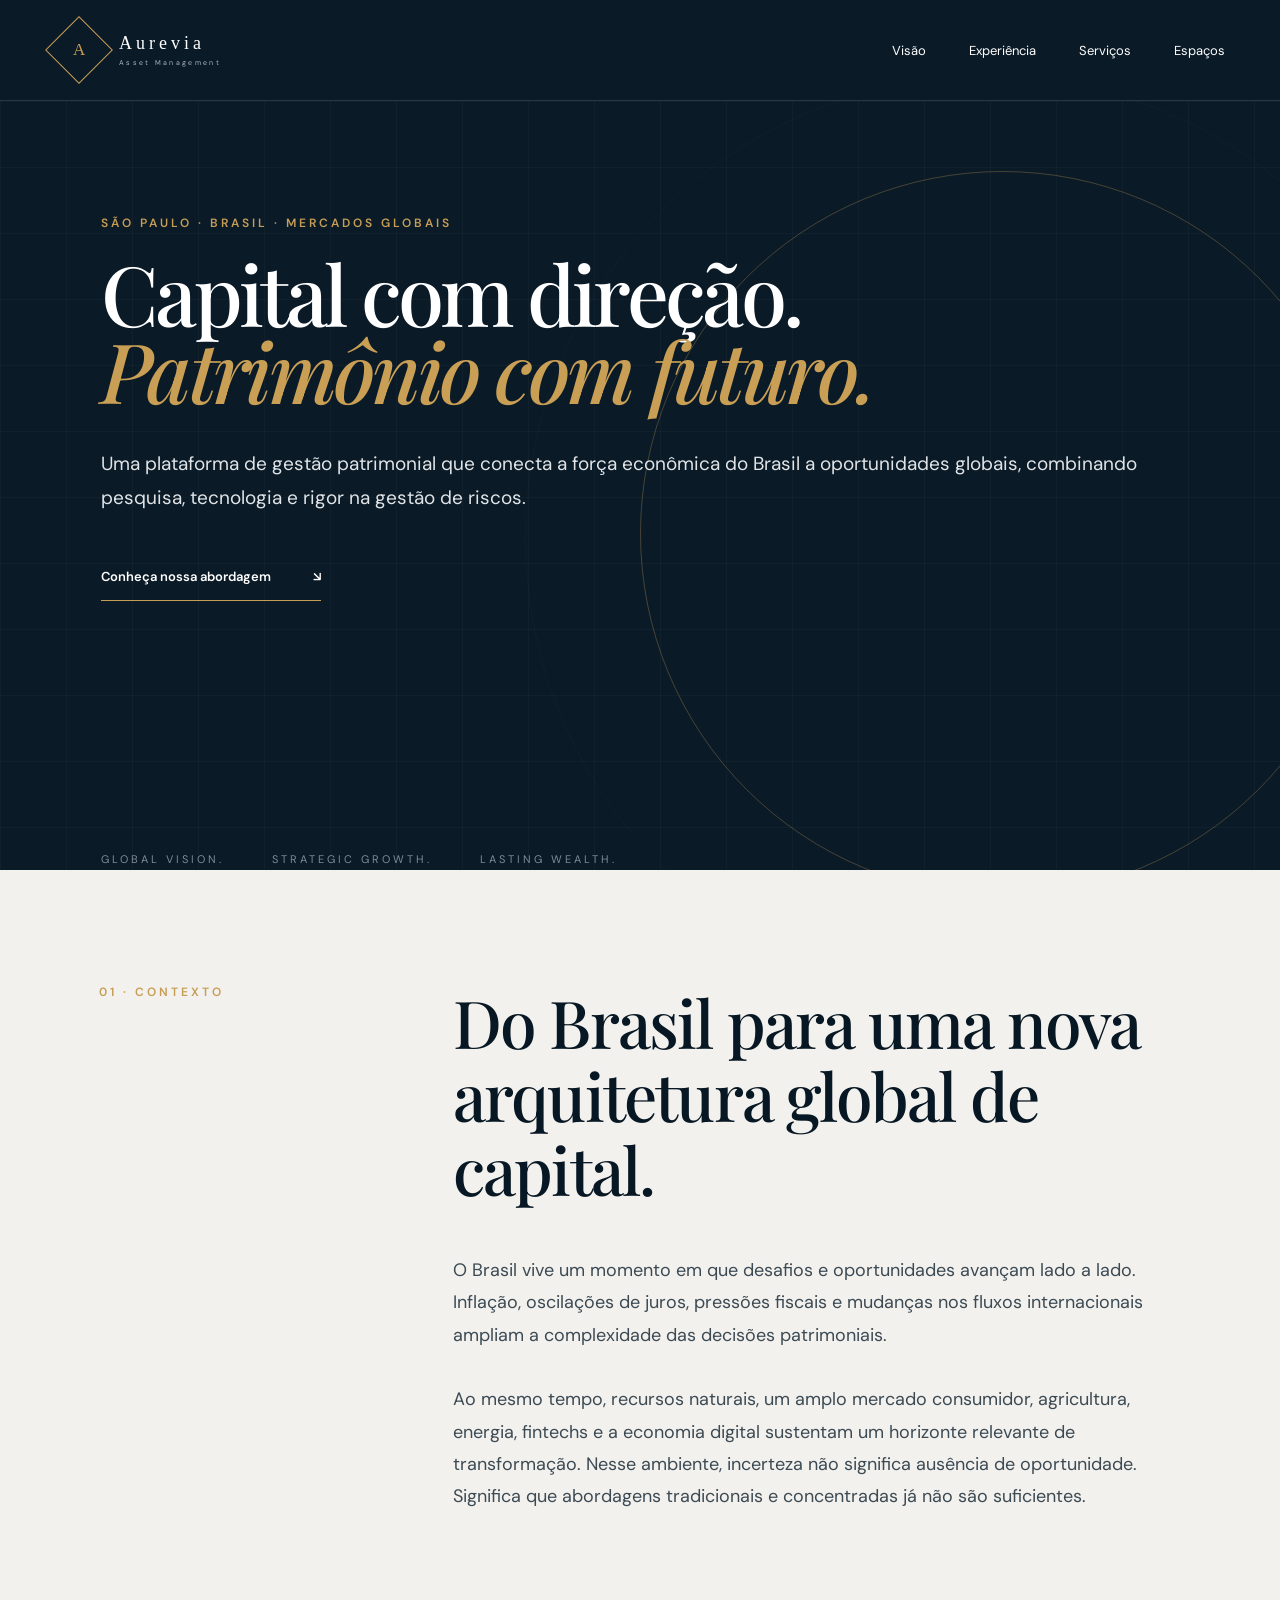
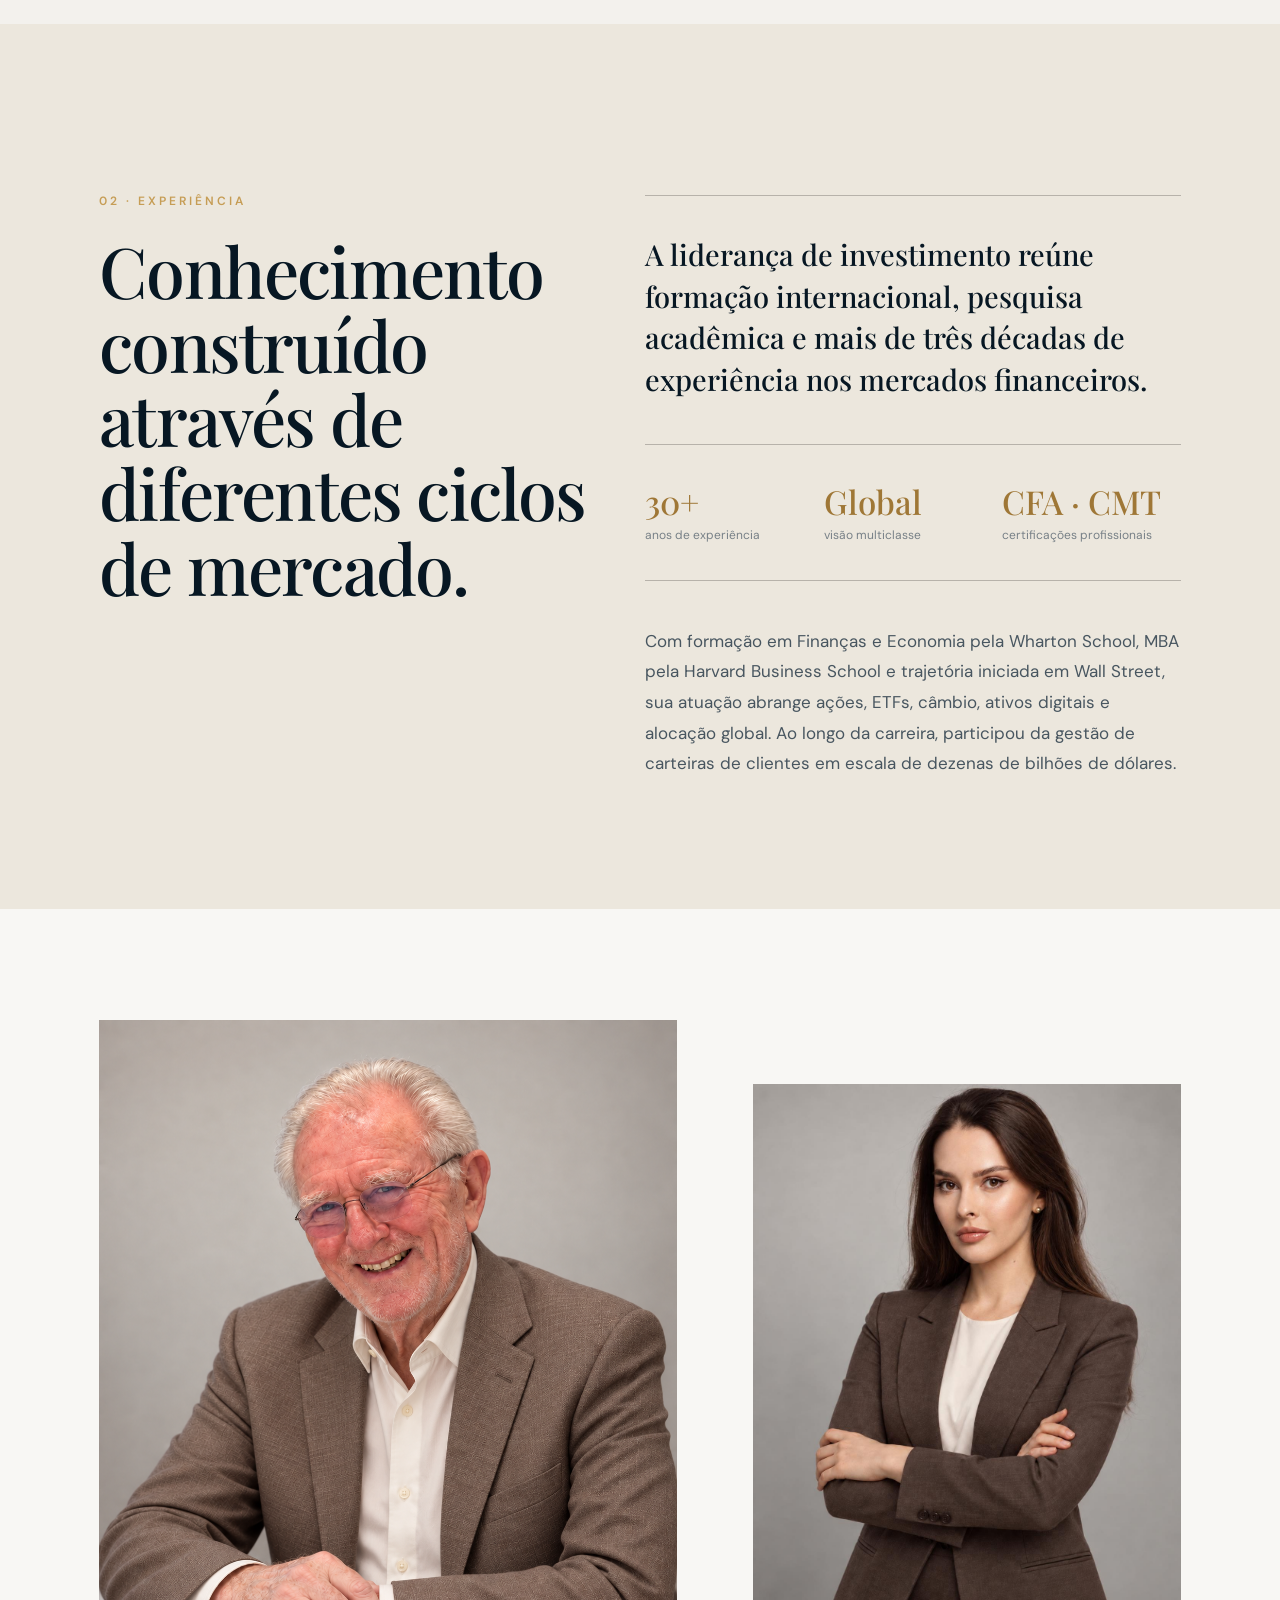
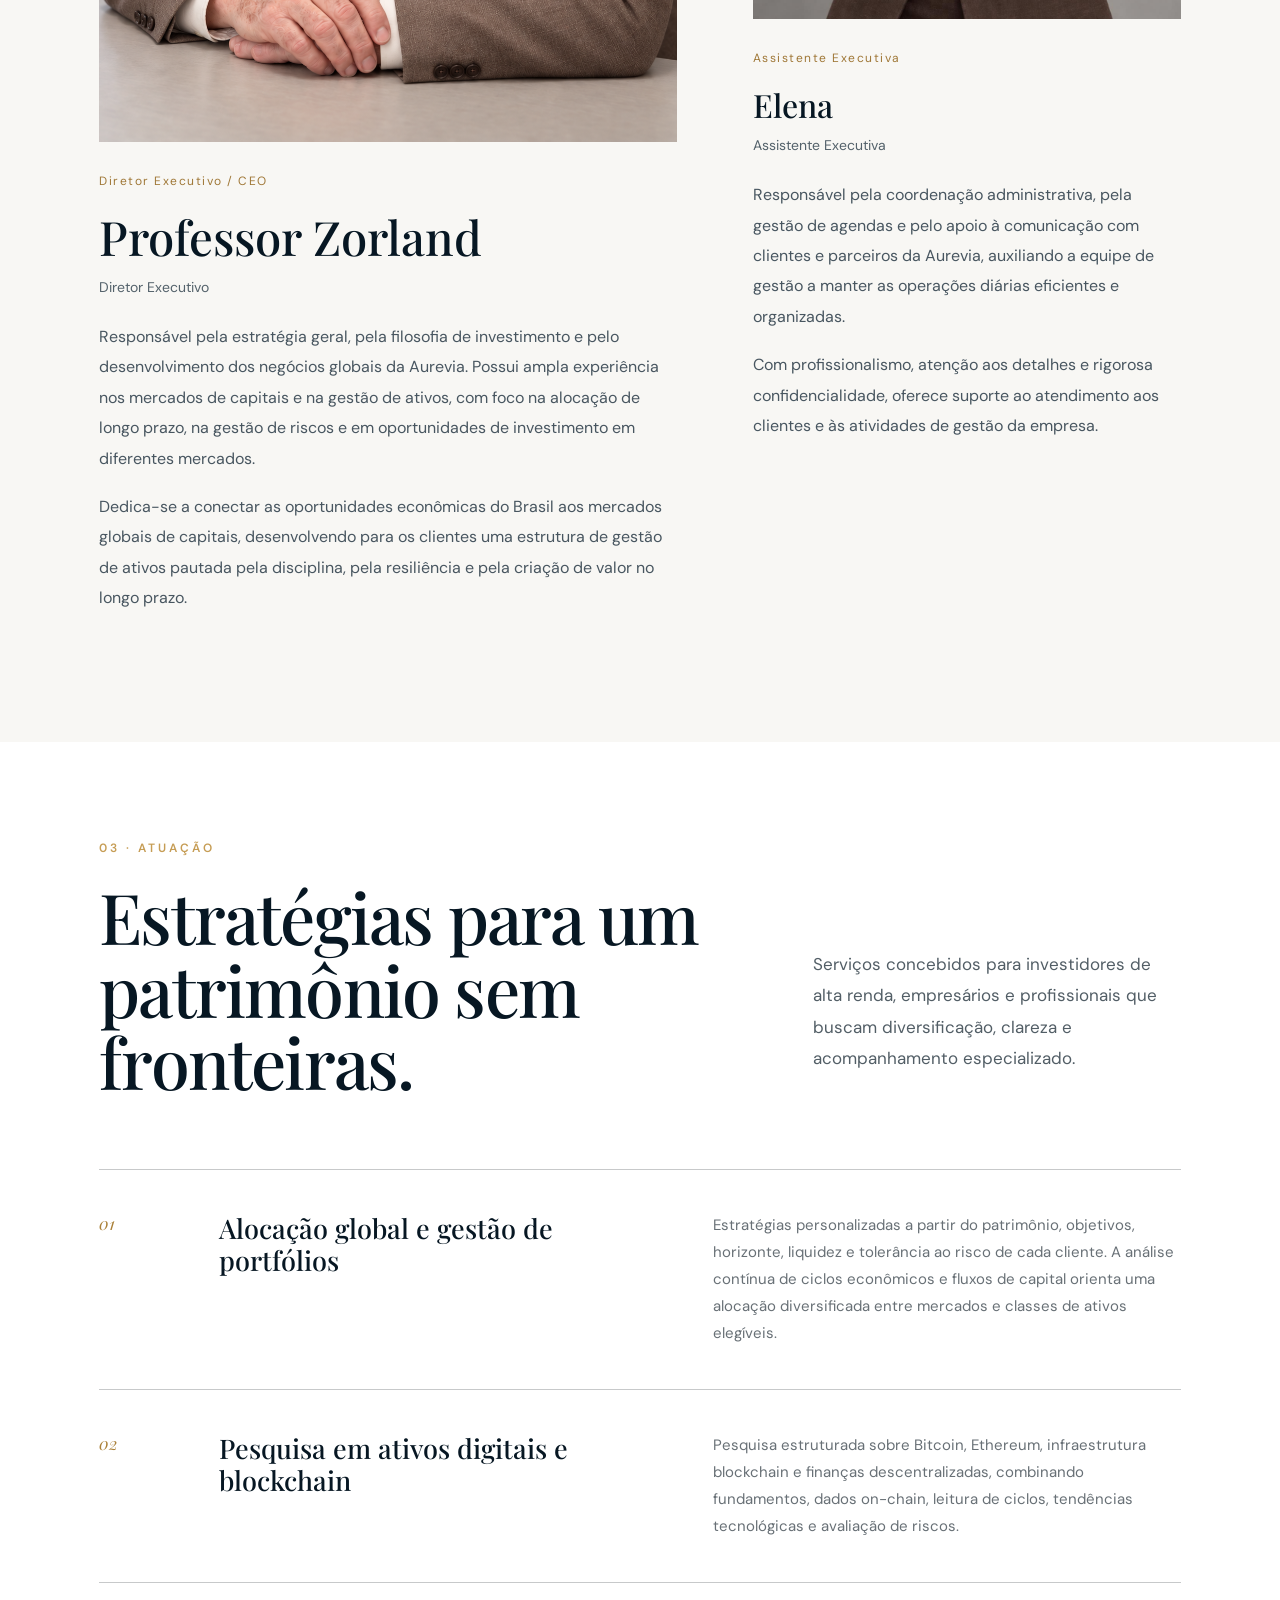
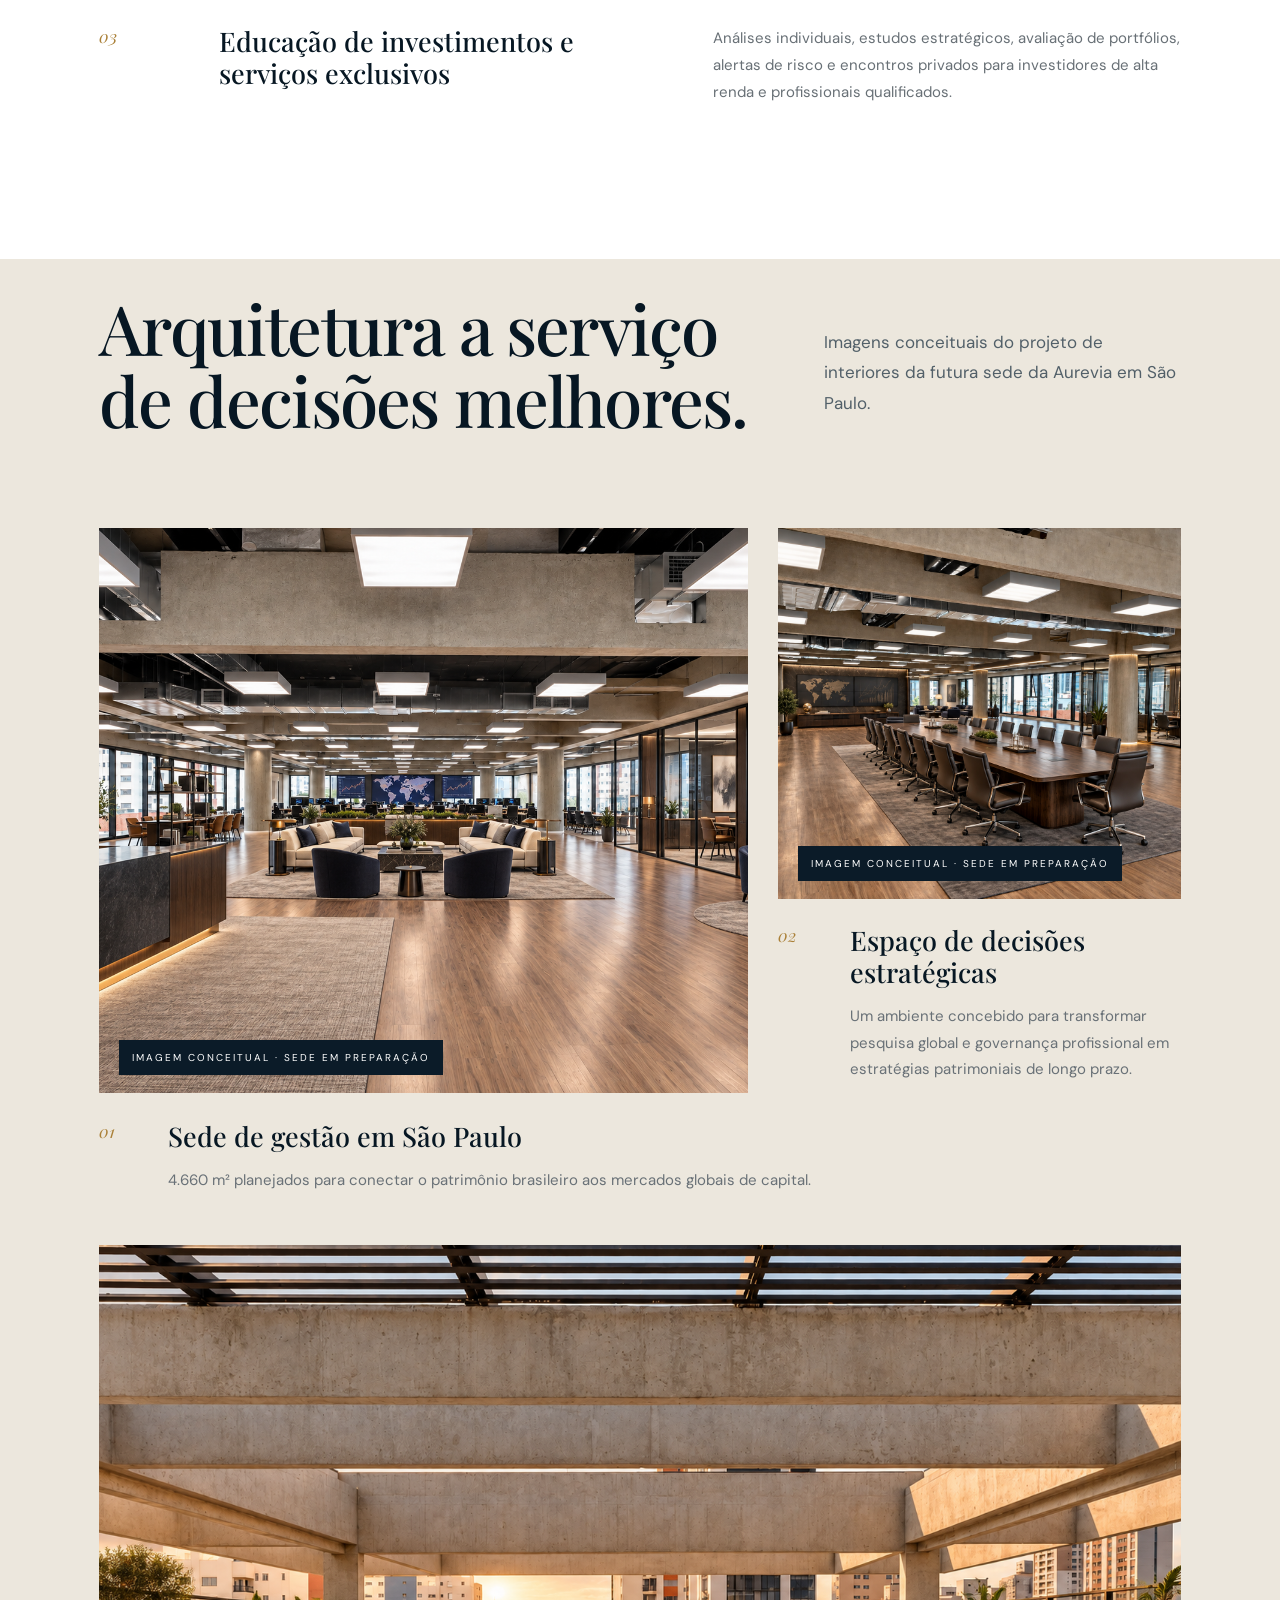
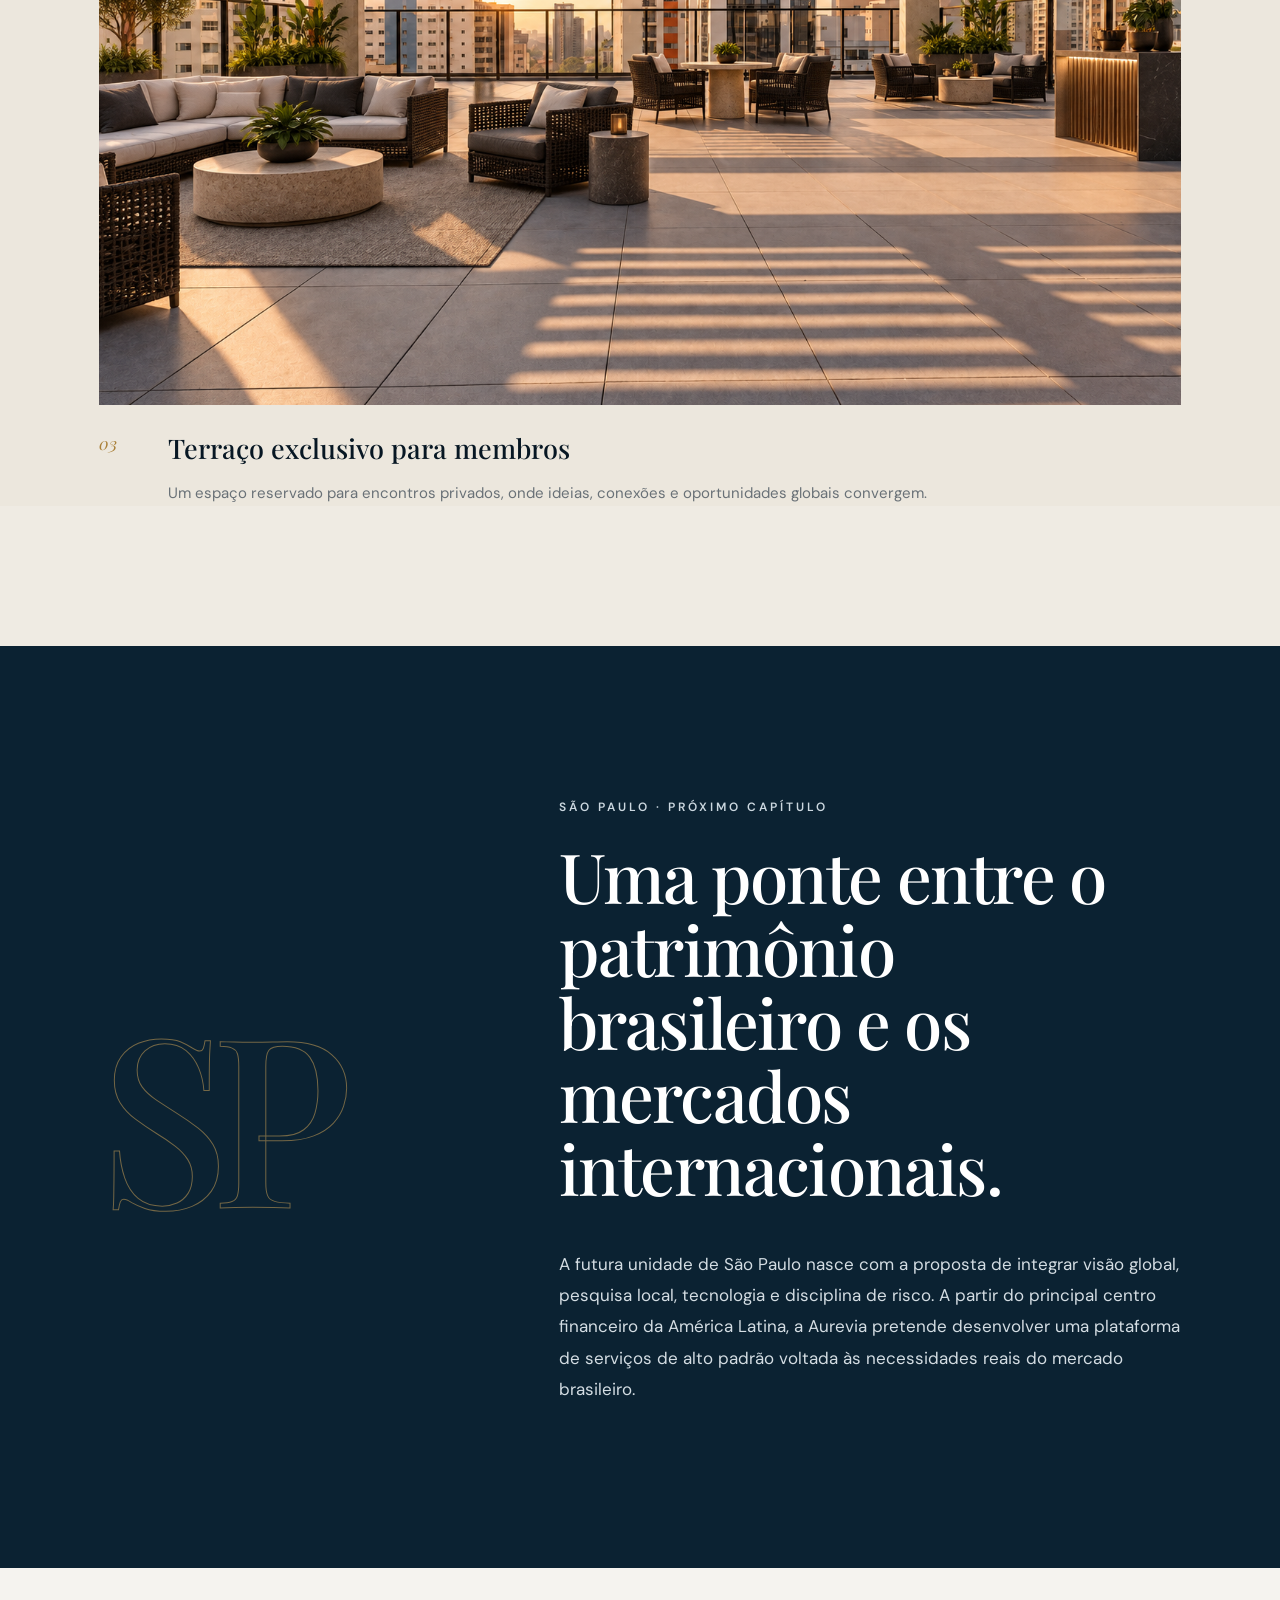
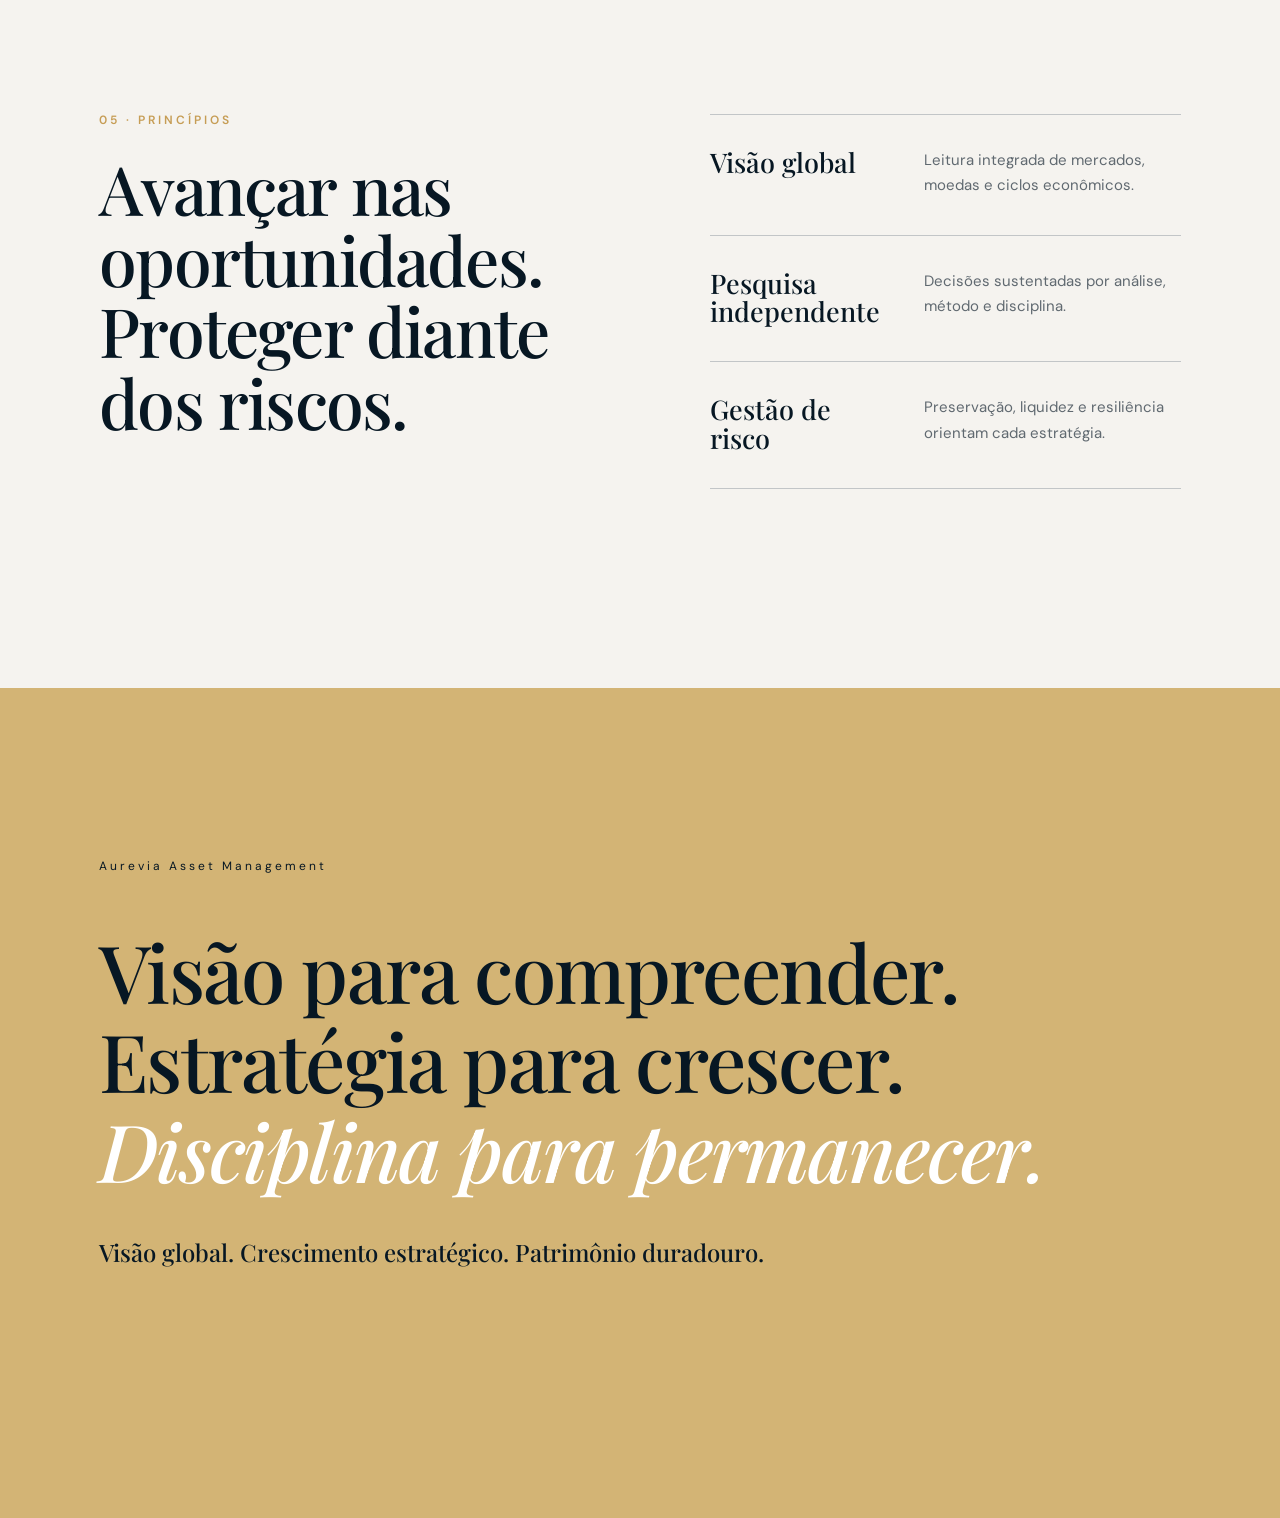
<file: index.html>
<!doctype html>
<html lang="pt-BR"><head>
<meta charset="utf-8"><meta name="viewport" content="width=device-width,initial-scale=1">
<title>Aurevia Global Asset Management</title>
<link rel="preconnect" href="https://fonts.googleapis.com"><link rel="preconnect" href="https://fonts.gstatic.com" crossorigin>
<link href="https://fonts.googleapis.com/css2?family=DM+Sans:wght@400;500;600&family=Playfair+Display:ital,wght@0,500;1,500&display=swap" rel="stylesheet">
<link rel="stylesheet" href="style.css"><link rel="stylesheet" href="leadership.css"></head><body>
<header class="topbar"><a class="logo" href="#inicio"><span class="diamond"><i>A</i></span><span class="logo-text"><b>Aurevia</b><small>Asset Management</small></span></a><button class="hamb">☰</button><nav><a href="#visao">Visão</a><a href="#experiencia">Experiência</a><a href="#servicos">Serviços</a><a href="#espacos">Espaços</a></nav></header>
<main>
<section id="inicio" class="hero"><div class="hero-grid"></div><div class="hero-ring ring-a"></div><div class="hero-ring ring-b"></div><div class="hero-inner">
<p class="cap gold">SÃO PAULO · BRASIL · MERCADOS GLOBAIS</p><h1>Capital com direção.<br><em>Patrimônio com futuro.</em></h1>
<p class="hero-copy">Uma plataforma de gestão patrimonial que conecta a força econômica<br class="desktop">do Brasil a oportunidades globais, combinando pesquisa, tecnologia e<br class="desktop">rigor na gestão de riscos.</p>
<a class="cta" href="#visao">Conheça nossa abordagem <span>↘</span></a><p class="hero-footer">GLOBAL VISION. <span>STRATEGIC GROWTH.</span> LASTING WEALTH.</p></div></section>

<section id="visao" class="section context"><div class="container split-context"><p class="cap gold">01 · CONTEXTO</p><div><h2>Do Brasil para uma nova<br class="desktop"> arquitetura global de capital.</h2><p>O Brasil vive um momento em que desafios e oportunidades avançam lado a lado. Inflação, oscilações de juros, pressões fiscais e mudanças nos fluxos internacionais ampliam a complexidade das decisões patrimoniais.<br><br>Ao mesmo tempo, recursos naturais, um amplo mercado consumidor, agricultura, energia, fintechs e a economia digital sustentam um horizonte relevante de transformação. Nesse ambiente, incerteza não significa ausência de oportunidade. Significa que abordagens tradicionais e concentradas já não são suficientes.</p></div></div></section>

<section id="experiencia" class="section experience"><div class="container exp-grid"><div><p class="cap gold">02 · EXPERIÊNCIA</p><h2>Conhecimento<br>construído<br>através de<br>diferentes ciclos<br>de mercado.</h2></div><div class="exp-right"><div class="line"></div><p class="exp-lead">A liderança de investimento reúne formação internacional, pesquisa acadêmica e mais de três décadas de experiência nos mercados financeiros.</p><div class="line"></div><div class="stats"><div><b>30+</b><small>anos de experiência</small></div><div><b>Global</b><small>visão multiclasse</small></div><div><b>CFA · CMT</b><small>certificações profissionais</small></div></div><div class="line"></div><p class="body">Com formação em Finanças e Economia pela Wharton School, MBA pela Harvard Business School e trajetória iniciada em Wall Street, sua atuação abrange ações, ETFs, câmbio, ativos digitais e alocação global. Ao longo da carreira, participou da gestão de carteiras de clientes em escala de dezenas de bilhões de dólares.</p></div></div></section>


<section id="leadership" class="section leadership" aria-label="Equipe de liderança" lang="pt-BR">
<div class="container leadership-grid">
<article class="leadership-profile">
<img src="assets/professor-zorland.png" alt="Professor Zorland" width="1122" height="1402" loading="lazy">
<div class="leadership-copy">
<p class="leadership-role">Diretor Executivo / CEO</p>
<h2>Professor Zorland</h2>
<p class="leadership-title" lang="pt-BR">Diretor Executivo</p>
<p>Responsável pela estratégia geral, pela filosofia de investimento e pelo desenvolvimento dos negócios globais da Aurevia. Possui ampla experiência nos mercados de capitais e na gestão de ativos, com foco na alocação de longo prazo, na gestão de riscos e em oportunidades de investimento em diferentes mercados.</p>
<p>Dedica-se a conectar as oportunidades econômicas do Brasil aos mercados globais de capitais, desenvolvendo para os clientes uma estrutura de gestão de ativos pautada pela disciplina, pela resiliência e pela criação de valor no longo prazo.</p>
</div>
</article>
<article class="leadership-profile">
<img src="assets/elaine.png" alt="Elaine — Assistente Executiva" width="1122" height="1402" loading="lazy">
<div class="leadership-copy">
<p class="leadership-role">Assistente Executiva</p>
<h2>Elaine</h2>
<p class="leadership-title" lang="pt-BR">Assistente Executiva</p>
<p>Responsável pela coordenação administrativa, pela gestão de agendas e pelo apoio à comunicação com clientes e parceiros da Aurevia, auxiliando a equipe de gestão a manter as operações diárias eficientes e organizadas.</p>
<p>Com profissionalismo, atenção aos detalhes e rigorosa confidencialidade, oferece suporte ao atendimento aos clientes e às atividades de gestão da empresa.</p>
</div>
</article>
</div>
</section>

<section id="servicos" class="section services"><div class="container"><div class="services-head"><div><p class="cap gold">03 · ATUAÇÃO</p><h2>Estratégias para um<br>patrimônio sem<br>fronteiras.</h2></div><p>Serviços concebidos para investidores de alta renda, empresários e profissionais que buscam diversificação, clareza e acompanhamento especializado.</p></div>
<div class="service-row"><span>01</span><h3>Alocação global e gestão de portfólios</h3><p>Estratégias personalizadas a partir do patrimônio, objetivos, horizonte, liquidez e tolerância ao risco de cada cliente. A análise contínua de ciclos econômicos e fluxos de capital orienta uma alocação diversificada entre mercados e classes de ativos elegíveis.</p></div>
<div class="service-row"><span>02</span><h3>Pesquisa em ativos digitais e blockchain</h3><p>Pesquisa estruturada sobre Bitcoin, Ethereum, infraestrutura blockchain e finanças descentralizadas, combinando fundamentos, dados on-chain, leitura de ciclos, tendências tecnológicas e avaliação de riscos.</p></div>
<div class="service-row"><span>03</span><h3>Educação de investimentos e serviços exclusivos</h3><p>Análises individuais, estudos estratégicos, avaliação de portfólios, alertas de risco e encontros privados para investidores de alta renda e profissionais qualificados.</p></div></div></section>

<section id="espacos" class="section spaces"><div class="container"><div class="spaces-head"><h2>Arquitetura a serviço de<br>decisões melhores.</h2><p>Imagens conceituais do projeto de interiores da futura sede da Aurevia em São Paulo.</p></div>
<div class="gallery-top"><figure class="figure main-photo"><img src="assets/office-main.png"><figcaption>IMAGEM CONCEITUAL · SEDE EM PREPARAÇÃO</figcaption></figure><div><figure class="figure board-photo"><img src="assets/office-boardroom.png"><figcaption>IMAGEM CONCEITUAL · SEDE EM PREPARAÇÃO</figcaption></figure><div class="caption-block"><span>02</span><div><h3>Espaço de decisões estratégicas</h3><p>Um ambiente concebido para transformar pesquisa global e governança profissional em estratégias patrimoniais de longo prazo.</p></div></div></div></div>
<div class="caption-block wide"><span>01</span><div><h3>Sede de gestão em São Paulo</h3><p>4.660 m² planejados para conectar o patrimônio brasileiro aos mercados globais de capital.</p></div></div><figure class="terrace"><img src="assets/office-terrace.png"></figure><div class="caption-block wide last"><span>03</span><div><h3>Terraço exclusivo para membros</h3><p>Um espaço reservado para encontros privados, onde ideias, conexões e oportunidades globais convergem.</p></div></div></div></section>

<section class="sp-panel"><div class="container sp-grid"><div class="sp-mark">SP</div><div><p class="cap light">SÃO PAULO · PRÓXIMO CAPÍTULO</p><h2>Uma ponte entre o<br>patrimônio brasileiro e os<br>mercados internacionais.</h2><p>A futura unidade de São Paulo nasce com a proposta de integrar visão global, pesquisa local, tecnologia e disciplina de risco. A partir do principal centro financeiro da América Latina, a Aurevia pretende desenvolver uma plataforma de serviços de alto padrão voltada às necessidades reais do mercado brasileiro.</p></div></div></section>

<section class="section principles"><div class="container principles-grid"><div><p class="cap gold">05 · PRINCÍPIOS</p><h2>Avançar nas<br>oportunidades.<br>Proteger diante dos<br>riscos.</h2></div><div class="principle-list"><div><h3>Visão global</h3><p>Leitura integrada de mercados, moedas e ciclos econômicos.</p></div><div><h3>Pesquisa<br>independente</h3><p>Decisões sustentadas por análise, método e disciplina.</p></div><div><h3>Gestão de risco</h3><p>Preservação, liquidez e resiliência orientam cada estratégia.</p></div></div></div></section>

<section class="final-panel"><div class="container"><p class="final-kicker">Aurevia Asset Management</p><h2>Visão para compreender.<br>Estratégia para crescer.<br><em>Disciplina para permanecer.</em></h2><p class="final-sub">Visão global. Crescimento estratégico. Patrimônio duradouro.</p></div></section>
</main><script src="script.js"></script><script src="content-loader.js"></script><script src="https://identity.netlify.com/v1/netlify-identity-widget.js"></script><script>if(window.netlifyIdentity){window.netlifyIdentity.on("init",u=>{if(!u){window.netlifyIdentity.on("login",()=>{location.href="/admin/"})}})}</script></body></html>
</file>
<file: style.css>
:root{--navy:#0a1a27;--ink:#071723;--paper:#efebe3;--off:#f8f7f4;--gold:#c69d55;--muted:#53616a}*{box-sizing:border-box}html{scroll-behavior:smooth}body{margin:0;font-family:"DM Sans",Arial,sans-serif;color:var(--ink);background:var(--paper)}a{text-decoration:none;color:inherit}img{display:block;width:100%}.container{width:min(1500px,84.5vw);margin:0 auto}.cap{font-size:12px;line-height:1;letter-spacing:3px;font-weight:600;margin:0 0 26px}.gold{color:var(--gold)}.light{color:#cbd7df}.topbar{height:101px;background:var(--navy);border-bottom:1px solid rgba(255,255,255,.13);display:flex;align-items:center;justify-content:space-between;padding:0 4.3%;color:#fff;position:relative;z-index:10}.logo{display:flex;align-items:center;gap:16px}.diamond{width:48px;height:48px;border:1px solid var(--gold);transform:rotate(45deg);display:grid;place-items:center}.diamond i{font:500 17px Georgia,serif;color:var(--gold);transform:rotate(-45deg);font-style:normal}.logo-text{display:flex;flex-direction:column}.logo-text b{font:500 18px Georgia,serif;letter-spacing:4px}.logo-text small{font-size:7px;letter-spacing:2.3px;color:#aeb8c0;margin-top:4px}.topbar nav{display:flex;gap:43px;font-size:13px}.hamb{display:none}.hero{height:769px;background:var(--navy);color:#fff;position:relative;overflow:hidden}.hero-grid{position:absolute;inset:0;background-image:linear-gradient(rgba(255,255,255,.026) 1px,transparent 1px),linear-gradient(90deg,rgba(255,255,255,.026) 1px,transparent 1px);background-size:66px 66px}.hero-ring{position:absolute;border-radius:50%;border:1px solid rgba(198,157,85,.32)}.ring-a{width:725px;height:725px;right:-85px;top:70px}.ring-b{width:925px;height:925px;right:-170px;top:-25px;border-color:rgba(255,255,255,.02)}.hero-inner{width:min(1510px,84.2vw);margin:auto;position:relative;padding-top:116px;z-index:2}.hero h1{font:500 clamp(70px,6.5vw,116px)/.92 "Playfair Display",Georgia,serif;letter-spacing:-3.7px;margin:0 0 39px}.hero h1 em{font-style:italic;color:#c99f55}.hero-copy{font-size:19px;line-height:1.78;color:#e0e4e7;margin:0 0 50px}.cta{display:inline-flex;align-items:center;gap:42px;border-bottom:1px solid var(--gold);padding-bottom:15px;font-size:13px;font-weight:600}.hero-footer{position:absolute;top:740px;font-size:11px;letter-spacing:3px;color:#7f8c96}.hero-footer span{margin:0 42px}.section{padding:111px 0}.context{background:#f3f1ed;min-height:712px}.split-context{display:grid;grid-template-columns:29% 1fr;gap:3.7%;padding-top:5px}.split-context h2,.experience h2,.services h2,.spaces h2,.principles h2,.sp-panel h2,.final-panel h2{font-family:"Playfair Display",Georgia,serif;font-weight:500;letter-spacing:-1.8px}.split-context h2{font-size:66px;line-height:1.11;margin:0 0 48px}.split-context p:last-child{font-size:18px;line-height:1.8;color:#3c4a54;max-width:970px;margin:0}.experience{background:#ece7dd;min-height:885px;padding-top:171px}.exp-grid{display:grid;grid-template-columns:45% 1fr;gap:5.5%}.experience h2{font-size:70px;line-height:1.06;margin:0}.line{height:1px;background:#b7b2aa}.exp-lead{font:500 29px/1.44 "Playfair Display",Georgia,serif;margin:38px 0 43px}.stats{display:grid;grid-template-columns:repeat(3,1fr);padding:34px 0 36px}.stats b{display:block;color:#9f7736;font:500 33px "Playfair Display",Georgia,serif}.stats small{font-size:12px;color:#778087}.body{font-size:17px;line-height:1.8;color:#485660;margin-top:45px}.services{background:#fff;min-height:930px;padding-top:100px}.services-head{display:grid;grid-template-columns:59% 1fr;align-items:end;gap:7%;margin-bottom:72px}.services h2{font-size:70px;line-height:1.03;margin:0}.services-head>p{font-size:17px;line-height:1.85;color:#525e66;margin:0 0 22px}.service-row{display:grid;grid-template-columns:80px 42% 1fr;gap:40px;border-top:1px solid #c7c9ca;padding:42px 0}.service-row>span,.caption-block>span{font:italic 17px "Playfair Display",Georgia,serif;color:#aa8038}.service-row h3,.caption-block h3{font:500 27px/1.2 "Playfair Display",Georgia,serif;margin:0}.service-row p{font-size:15px;line-height:1.8;color:#687076;margin:0}.spaces{background:#ece7dd;padding-top:32px;padding-bottom:0}.spaces-head{display:grid;grid-template-columns:62% 1fr;gap:5%;align-items:end;margin-bottom:92px}.spaces h2{font-size:69px;line-height:1.05;margin:0}.spaces-head p{font-size:17px;line-height:1.8;color:#526069}.gallery-top{display:grid;grid-template-columns:60% 1fr;gap:30px}.figure{margin:0;position:relative}.main-photo img{height:565px;object-fit:cover;object-position:center}.board-photo img{height:371px;object-fit:cover;object-position:center}.figure figcaption{position:absolute;left:20px;bottom:18px;background:#0b1b28;color:#fff;padding:11px 13px;font-size:10px;letter-spacing:2px}.caption-block{display:grid;grid-template-columns:58px 1fr;gap:14px;margin-top:25px}.caption-block h3{margin-bottom:15px}.caption-block p{font-size:15px;line-height:1.75;color:#697177;margin:0}.caption-block.wide{margin:27px 0 52px;grid-template-columns:55px 1fr}.terrace{margin:0}.terrace img{height:760px;object-fit:cover;object-position:center}.caption-block.last{margin-bottom:140px}.sp-panel{background:#0b2232;color:#fff;padding:155px 0 145px}.sp-grid{display:grid;grid-template-columns:36% 1fr;gap:6.5%;align-items:center}.sp-mark{font:500 235px/.82 "Playfair Display",Georgia,serif;color:transparent;-webkit-text-stroke:1px rgba(198,157,85,.56);letter-spacing:-18px}.sp-panel h2{font-size:69px;line-height:1.06;margin:0 0 44px}.sp-panel p:last-child{font-size:17px;line-height:1.85;color:#d4dde3}.principles{background:#f5f3ef;min-height:720px;padding-top:146px}.principles-grid{display:grid;grid-template-columns:50% 1fr;gap:6.5%}.principles h2{font-size:68px;line-height:1.05;margin:0}.principle-list{border-top:1px solid #c2c5c7}.principle-list>div{display:grid;grid-template-columns:39% 1fr;gap:30px;padding:33px 0 36px;border-bottom:1px solid #c2c5c7}.principle-list h3{font:500 27px/1.05 "Playfair Display",Georgia,serif;margin:0}.principle-list p{font-size:15px;line-height:1.7;color:#606970;margin:0}.final-panel{background:#d3b475;padding:170px 0 182px;min-height:830px}.final-kicker{font-size:12px;letter-spacing:3px;margin:0 0 52px}.final-panel h2{font-size:80px;line-height:1.12;margin:0 0 42px}.final-panel h2 em{color:#fff;font-style:italic}.final-sub{font:500 24px "Playfair Display",Georgia,serif;margin:0}@media(max-width:900px){.desktop{display:none}.container,.hero-inner{width:88vw}.topbar{height:82px;padding:0 6%}.topbar nav{display:none}.hamb{display:block;color:#fff;background:transparent;border:0;font-size:24px}.hero{height:auto;min-height:700px}.hero-inner{padding:95px 0 70px}.hero h1{font-size:54px;letter-spacing:-2px}.hero-copy{font-size:16px}.hero-footer{display:none}.ring-a{width:520px;height:520px;right:-300px}.section{padding:80px 0}.split-context,.exp-grid,.services-head,.gallery-top,.sp-grid,.principles-grid{grid-template-columns:1fr;gap:42px}.context,.experience,.services,.principles{min-height:0}.experience{padding-top:85px}.split-context h2,.experience h2,.services h2,.spaces h2,.principles h2,.sp-panel h2{font-size:48px}.service-row{grid-template-columns:45px 1fr;gap:20px}.service-row p{grid-column:2}.stats{grid-template-columns:1fr;gap:25px}.spaces{padding-top:75px}.spaces-head{grid-template-columns:1fr;gap:30px;margin-bottom:45px}.main-photo img,.board-photo img,.terrace img{height:auto}.sp-mark{font-size:145px}.principle-list>div{grid-template-columns:1fr;gap:10px}.final-panel{min-height:0;padding:95px 0}.final-panel h2{font-size:50px}}

/* Hide Netlify branding badge */
#nl-badge-frame{display:none!important}
</file>
<file: leadership.css>
.leadership{background:var(--off)}
.leadership .leadership-grid{display:grid;grid-template-columns:minmax(0,1.35fr) minmax(0,1fr);gap:7%;align-items:start}
.leadership .leadership-profile{min-width:0}
.leadership .leadership-profile>img{width:100%;height:auto}
.leadership .leadership-copy{padding-top:30px}
.leadership .leadership-role{font-size:12px;line-height:1.6;letter-spacing:1.5px;color:#9f7736;margin:0 0 18px}
.leadership h2{font:500 clamp(28px,3vw,42px)/1.2 "Playfair Display",Georgia,serif;margin:0 0 12px}
.leadership .leadership-profile:first-child h2{font-size:clamp(34px,3.7vw,52px)}
.leadership .leadership-profile:last-child{padding-top:64px}
.leadership .leadership-profile:last-child h2{font-size:clamp(28px,2.5vw,36px)}
.leadership .leadership-title{font-size:14px;color:var(--muted);margin:0 0 26px}
.leadership .leadership-copy>p:not(.leadership-role):not(.leadership-title){font-size:16px;line-height:1.9;color:#485660;margin:0 0 18px}
@media(max-width:900px){.leadership .leadership-grid{grid-template-columns:1fr;gap:54px}.leadership .leadership-profile:last-child{width:84%;justify-self:center;padding-top:0}}
</file>
